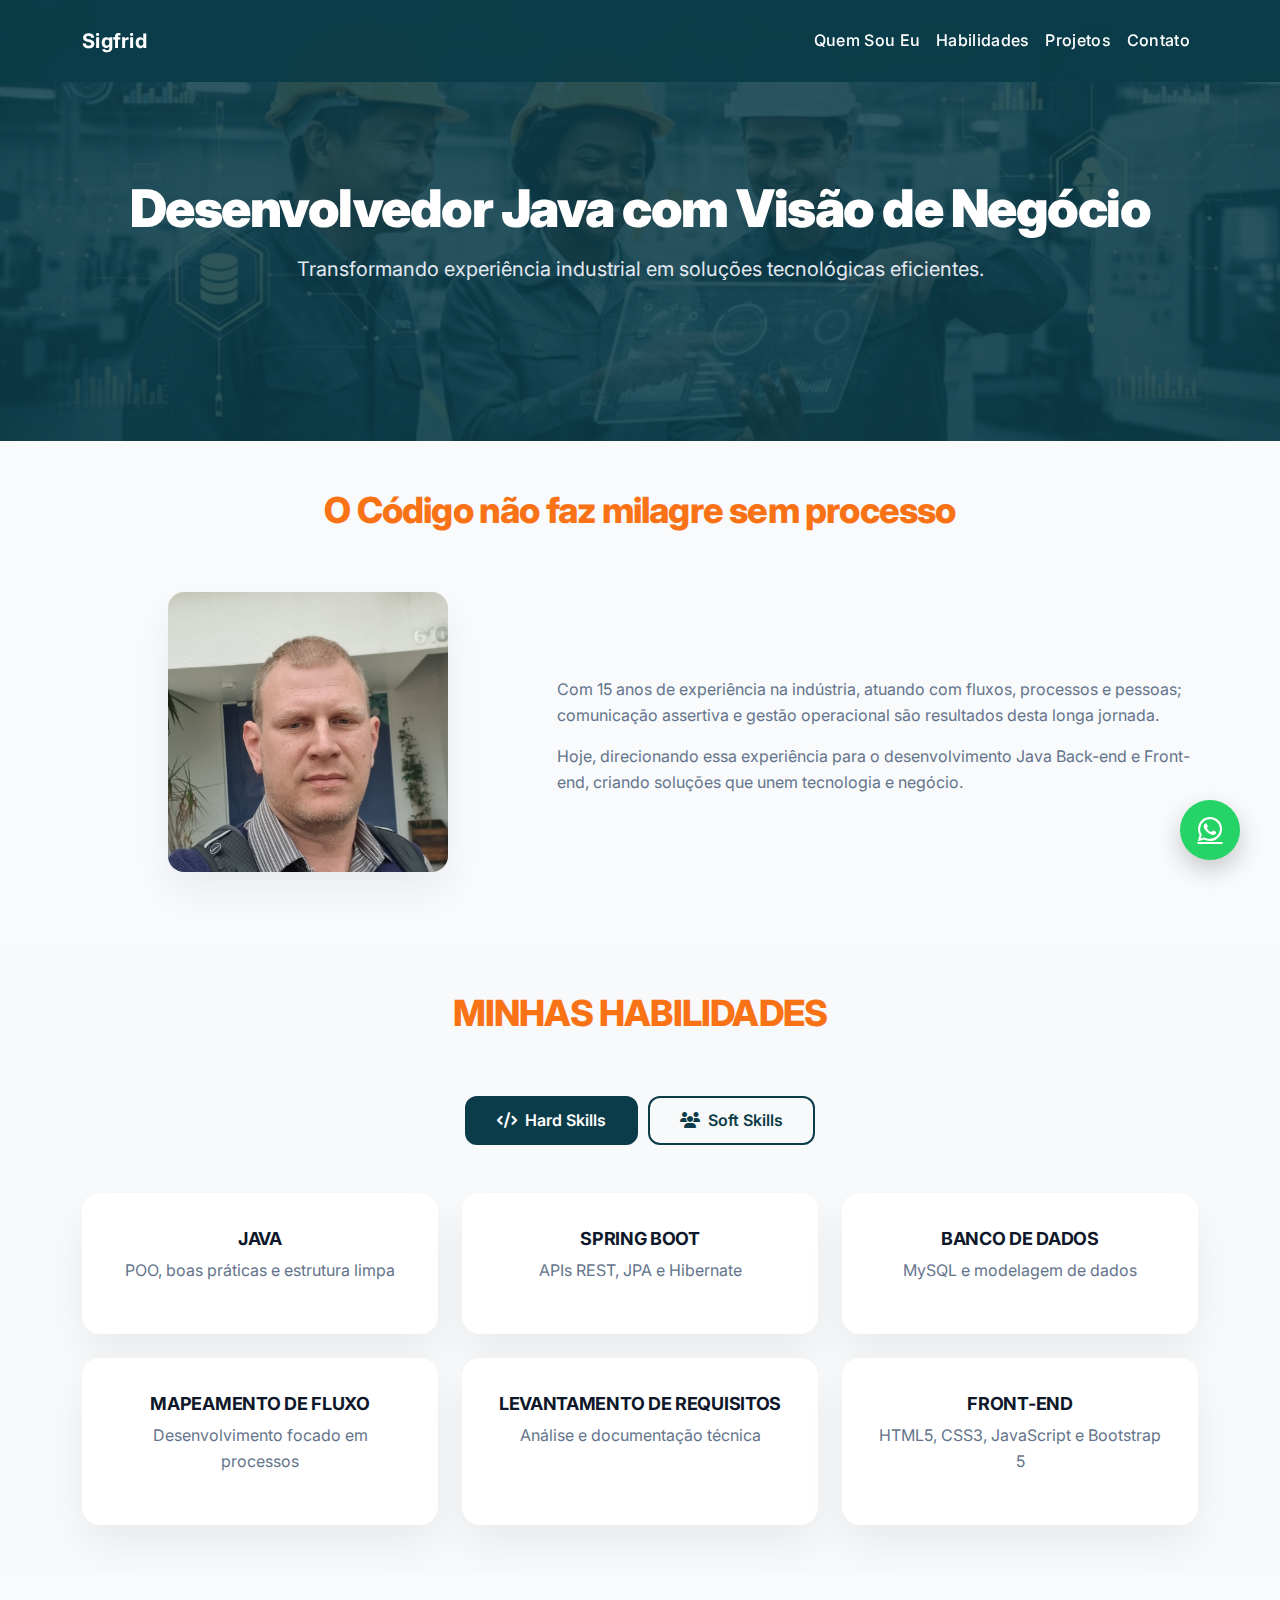
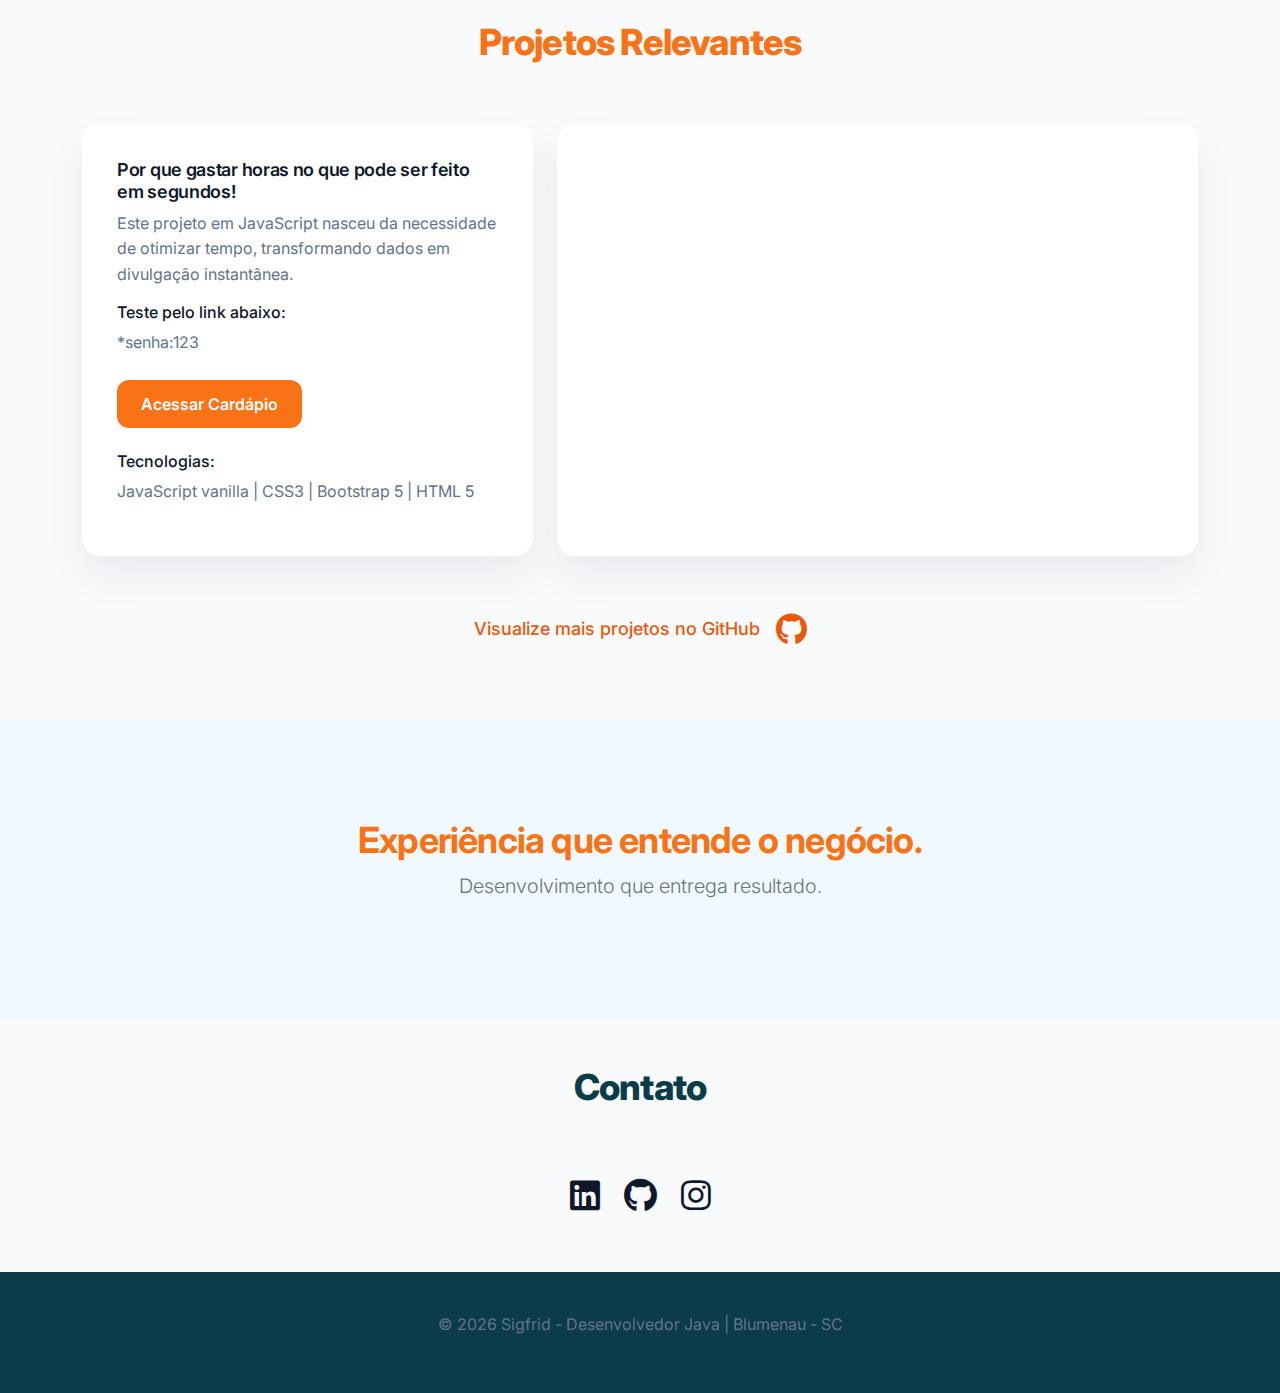
<file: index.html>
<!DOCTYPE html>
<html lang="pt-br">
<head>
<meta charset="UTF-8">
<meta name="viewport" content="width=device-width, initial-scale=1.0">
<title>Sigfrid | Desenvolvedor Java</title>

<link href="https://cdn.jsdelivr.net/npm/bootstrap@5.3.2/dist/css/bootstrap.min.css" rel="stylesheet">
<link href="https://fonts.googleapis.com/css2?family=Inter:wght@400;500;600;700;800;900&display=swap" rel="stylesheet">
<link rel="stylesheet" href="https://cdnjs.cloudflare.com/ajax/libs/font-awesome/6.5.0/css/all.min.css">
<link rel="icon" type="image/png" href="favicon.png">

<style>
:root{
  --primary:#0B3C49;
  --accent:#F97316;
  --dark:#0F172A;
  --muted:#64748B;
  --light:#F8FAFC;
  --card-shadow: 0 20px 40px rgba(15, 23, 42, 0.06);
}

*{
  margin:0;
  padding:0;
  box-sizing:border-box;
}

body{
  background:var(--light);
  color:var(--dark);
  scroll-behavior:smooth;
  font-family:'Inter', sans-serif;
  line-height:1.6;
  -webkit-font-smoothing: antialiased;
}

/* TIPOGRAFIA */
h1{ 
font-weight:900; 
font-size:52px; 
letter-spacing:-1.5px; 
line-height:1.1; 
}
h2{
 font-weight:800; 
 font-size:36px; 
 letter-spacing:-0.8px; 
 }
h5{
 font-weight:600; 
 font-size:18px; 
 letter-spacing:-0.3px; 
 }
p{ 
color:var(--muted); 
font-weight:400; 
font-size:16px; 
}

.section-title{ margin-bottom:60px; }
.title-orange{ color:var(--accent); }
.title-blue{ color:var(--primary); }

/* NAVBAR */
.navbar{
  background:rgba(11,60,73,0.95) !important;
  backdrop-filter: blur(10px);
  padding:20px 0;
  transition:0.3s;
}
.navbar a{
 color:white !important; 
 font-weight:500; 
 letter-spacing:0.3px; }

/* HERO */
.hero{
  background: linear-gradient(rgba(11,60,73,0.85), rgba(11,60,73,0.85)),
    url("src/imagem/hero-bg.jpg") center/cover no-repeat;
  color:white;
  padding:180px 0 140px 0;
}
.hero p{ 
color:#E2E8F0; 
font-size:20px; 
font-weight:400; 
}

/* PERFIL */
.profile-img{
  width:280px; height:280px;
  object-fit:cover; border-radius:16px;
  box-shadow:var(--card-shadow);
}

/* CARDS */
.custom-card{
  background:white; padding:35px;
  border-radius:18px; border:none;
  box-shadow:var(--card-shadow);
  transition:all 0.3s ease;
  height:100%;
}
.custom-card:hover{
  transform:translateY(-6px);
  box-shadow:0 25px 50px rgba(15,23,42,0.08);
}

/* ESTILO DAS ABAS (NOVO) */
.nav-pills .nav-link.btn-tab {
  background: transparent;
  color: var(--primary);
  border: 2px solid var(--primary);
  font-weight: 600;
  padding: 10px 30px;
  border-radius: 12px;
  transition: 0.3s;
  margin: 0 5px;
}
.nav-pills .nav-link.btn-tab.active {
  background: var(--primary) !important;
  color: white !important;
  border-color: var(--primary);
}
.nav-pills .nav-link.btn-tab:hover:not(.active) {
  background: rgba(11, 60, 73, 0.05);
}

/* BOTÕES E ICONES */
.btn-custom{
  background:var(--accent); 
  border:none;
  padding:12px 24px; 
  font-weight:600;
  border-radius:12px; 
  transition:0.3s; 
  color: white;
}
.btn-custom:hover{ 
background:#ea580c; 
transform:translateY(-2px); 
color: white;}

.github-projects-text{ 
font-weight:500; 
color:#ea580c; 
font-size:18px; 
}

.github-projects-icon{ 
color:#ea580c; 
font-size:32px; 
transition:0.3s; 
}
.github-projects-icon:hover{ 
color:var(--primary); 
transform:translateY(-3px); 
}

/* IMPACT & SOCIAL */
.impact-section{
 padding:100px 0; 
 background:#F0F9FF; 
 }
.impact-section h2{ 
color:var(--accent); 
font-weight:800; 
}

.social-icons a{ 
color:var(--dark); 
font-size:34px; 
transition:0.3s; 
margin: 0 10px; 
}
.social-icons a:hover{ 
color:var(--primary); 
transform:translateY(-3px); 
}

footer{
 background:var(--primary); 
 color:white; 
 padding:40px 0; 
 font-weight:500; }

/* WHATSAPP */
.whatsapp-float{
  position:fixed; 
  width:60px; 
  height:60px;
  bottom:40px; 
  right:40px;
  background:#25d366; 
  color:white;
  border-radius:50%; 
  display:flex;
  align-items:center; 
  justify-content:center;
  font-size:28px; 
  box-shadow:0 10px 25px rgba(0,0,0,0.2);
  transition:0.3s; 
  animation: vibrar 10s infinite;
  z-index: 1000;
}
@keyframes vibrar {
  0%, 90%, 100% { transform: scale(1); }
  92% { transform: scale(1.1) rotate(5deg); }
  94% { transform: scale(1.1) rotate(-5deg); }
  96% { transform: scale(1.1) rotate(5deg); }
  98% { transform: scale(1.1) rotate(-5deg); }
}

@media(max-width:768px){
  h1{ font-size:36px; }
  h2{ font-size:28px; }
  .hero{ padding:120px 0 100px 0; }
  .profile-img{ width:220px; height:220px; }
}
</style>
</head>
<body>

<nav class="navbar navbar-expand-lg fixed-top">
  <div class="container">
    <a class="navbar-brand fw-bold" href="#">Sigfrid</a>
    <button class="navbar-toggler" type="button" data-bs-toggle="collapse" data-bs-target="#navbarNav">
      <span class="navbar-toggler-icon"></span>
    </button>
    <div class="collapse navbar-collapse" id="navbarNav">
      <ul class="navbar-nav ms-auto">
        <li class="nav-item"><a class="nav-link" href="#quem-sou">Quem Sou Eu</a></li>
        <li class="nav-item"><a class="nav-link" href="#habilidades">Habilidades</a></li>
        <li class="nav-item"><a class="nav-link" href="#projetos">Projetos</a></li>
        <li class="nav-item"><a class="nav-link" href="#contato">Contato</a></li>
      </ul>
    </div>
  </div>
</nav>

<section id="hero" class="hero text-center">
  <div class="container">
    <h1>Desenvolvedor Java com Visão de Negócio</h1>
    <p class="lead mt-3">Transformando experiência industrial em soluções tecnológicas eficientes.</p>
  </div>
</section>

<section id="quem-sou" class="py-5">
  <div class="container">
    <h2 class="text-center section-title title-orange">O Código não faz milagre sem processo</h2>
    <div class="row align-items-center">
      <div class="col-lg-5 text-center mb-4">
        <img src="src/imagem/20250801_080840.jpg" class="profile-img" alt="Foto Sigfrid">
      </div>
      <div class="col-lg-7">
        <p>Com 15 anos de experiência na indústria, atuando com fluxos, processos e pessoas; comunicação assertiva e gestão operacional são resultados desta longa jornada.</p>
        <p>Hoje, direcionando essa experiência para o desenvolvimento Java Back-end e Front-end, criando soluções que unem tecnologia e negócio.</p>
      </div>
    </div>
  </div>
</section>

<section id="habilidades" class="py-5 bg-light">
  <div class="container">
    <h2 class="text-center section-title title-orange text-uppercase">Minhas Habilidades</h2>
    
    <ul class="nav nav-pills justify-content-center mb-5" id="pills-tab" role="tablist">
      <li class="nav-item" role="presentation">
        <button class="nav-link active btn-tab" id="pills-hard-tab" data-bs-toggle="pill" data-bs-target="#pills-hard" type="button" role="tab">
          <i class="fas fa-code me-2"></i>Hard Skills
        </button>
      </li>
      <li class="nav-item" role="presentation">
        <button class="nav-link btn-tab" id="pills-soft-tab" data-bs-toggle="pill" data-bs-target="#pills-soft" type="button" role="tab">
          <i class="fas fa-users me-2"></i>Soft Skills
        </button>
      </li>
    </ul>

    <div class="tab-content" id="pills-tabContent">
      <div class="tab-pane fade show active" id="pills-hard" role="tabpanel">
        <div class="row g-4">
          <div class="col-md-4"><div class="custom-card text-center"><h5 class="fw-bold">JAVA</h5><p>POO, boas práticas e estrutura limpa</p></div></div>
          <div class="col-md-4"><div class="custom-card text-center"><h5 class="fw-bold">SPRING BOOT</h5><p>APIs REST, JPA e Hibernate</p></div></div>
          <div class="col-md-4"><div class="custom-card text-center"><h5 class="fw-bold">BANCO DE DADOS</h5><p>MySQL e modelagem de dados</p></div></div>
          <div class="col-md-4"><div class="custom-card text-center"><h5 class="fw-bold">MAPEAMENTO DE FLUXO</h5><p>Desenvolvimento focado em processos</p></div></div>
          <div class="col-md-4"><div class="custom-card text-center"><h5 class="fw-bold">LEVANTAMENTO DE REQUISITOS</h5><p>Análise e documentação técnica</p></div></div>
          <div class="col-md-4"><div class="custom-card text-center"><h5 class="fw-bold">FRONT-END</h5><p>HTML5, CSS3, JavaScript e Bootstrap 5</p></div></div>
        </div>
      </div>
      <div class="tab-pane fade" id="pills-soft" role="tabpanel">
        <div class="row g-4">
          <div class="col-md-4"><div class="custom-card text-center"><h5 class="fw-bold">COMUNICAÇÃO</h5><p>Clareza técnica e alinhamento estratégico</p></div></div>
          <div class="col-md-4"><div class="custom-card text-center"><h5 class="fw-bold">RESOLUÇÃO DE PROBLEMAS</h5><p>Tornar simples o que é complexo</p></div></div>
          <div class="col-md-4"><div class="custom-card text-center"><h5 class="fw-bold">AUTODIDATA</h5><p>Busca constante por novas tecnologias</p></div></div>
          <div class="col-md-4"><div class="custom-card text-center"><h5 class="fw-bold">LIDERANÇA</h5><p>Engajamento de equipes em cenários críticos</p></div></div>
          <div class="col-md-4"><div class="custom-card text-center"><h5 class="fw-bold">EFICIÊNCIA OPERACIONAL</h5><p>Histórico de redução de erros em 85%</p></div></div>
          <div class="col-md-4"><div class="custom-card text-center"><h5 class="fw-bold">PENSAMENTO ANALÍTICO</h5><p>Organização lógica de fluxos</p></div></div>
        </div>
      </div>
    </div>
  </div>
</section>

<section id="projetos" class="py-5">
  <div class="container">
    <h2 class="text-center section-title title-orange">Projetos Relevantes</h2>
    <div class="row g-4">
      <div class="col-lg-5">
        <div class="custom-card">
          <h5>Por que gastar horas no que pode ser feito em segundos!</h5>
          <p>Este projeto em JavaScript nasceu da necessidade de otimizar tempo, transformando dados em divulgação instantânea.</p>
          <h6>Teste pelo link abaixo:</h6>
          <p>*senha:123</p>
          <a href="https://skleinschmidt.github.io/Cardapio_Duda/" target="_blank" class="btn btn-custom mt-2">Acessar Cardápio</a>
          <h6 class="mt-4">Tecnologias:</h6>
          <p>JavaScript vanilla | CSS3 | Bootstrap 5 | HTML 5</p>
        </div>
      </div>
      <div class="col-lg-7">
        <div class="custom-card">
          <div class="ratio ratio-16x9">
            <iframe src="https://www.youtube.com/embed/37t1nmFOni4" title="Demonstração" allowfullscreen></iframe>
          </div>
        </div>
      </div>
    </div>
    <div class="text-center mt-5">
      <p class="lead github-projects-text d-flex justify-content-center align-items-center flex-wrap gap-3">
        Visualize mais projetos no GitHub
        <a href="https://github.com/SKleinschmidt" target="_blank" class="github-projects-icon"><i class="fab fa-github"></i></a>
      </p>
    </div>
  </div>
</section>

<section id="impact" class="impact-section text-center">
  <div class="container">
    <h2 class="fw-bold">Experiência que entende o negócio.</h2>
    <p class="lead text-secondary">Desenvolvimento que entrega resultado.</p>
  </div>
</section>

<section id="contato" class="py-5 text-center">
  <div class="container">
    <h2 class="section-title title-blue">Contato</h2>
    <div class="social-icons">
      <a href="https://www.linkedin.com/in/sigfrid-kleinschmidt-91a49295/" target="_blank"><i class="fab fa-linkedin"></i></a>
      <a href="https://github.com/SKleinschmidt" target="_blank"><i class="fab fa-github"></i></a>
      <a href="https://www.instagram.com/sigfrid_kleinschmidt" target="_blank"><i class="fab fa-instagram"></i></a>
    </div>
  </div>
</section>

<footer>
  <div class="container text-center">
    <p>© 2026 Sigfrid - Desenvolvedor Java | Blumenau - SC</p>
  </div>
</footer>

<a href="https://wa.me/5547991884420" class="whatsapp-float" target="_blank">
  <i class="fab fa-whatsapp"></i>
</a>

<script src="https://cdn.jsdelivr.net/npm/bootstrap@5.3.2/dist/js/bootstrap.bundle.min.js"></script>

</body>
</html>
</file>
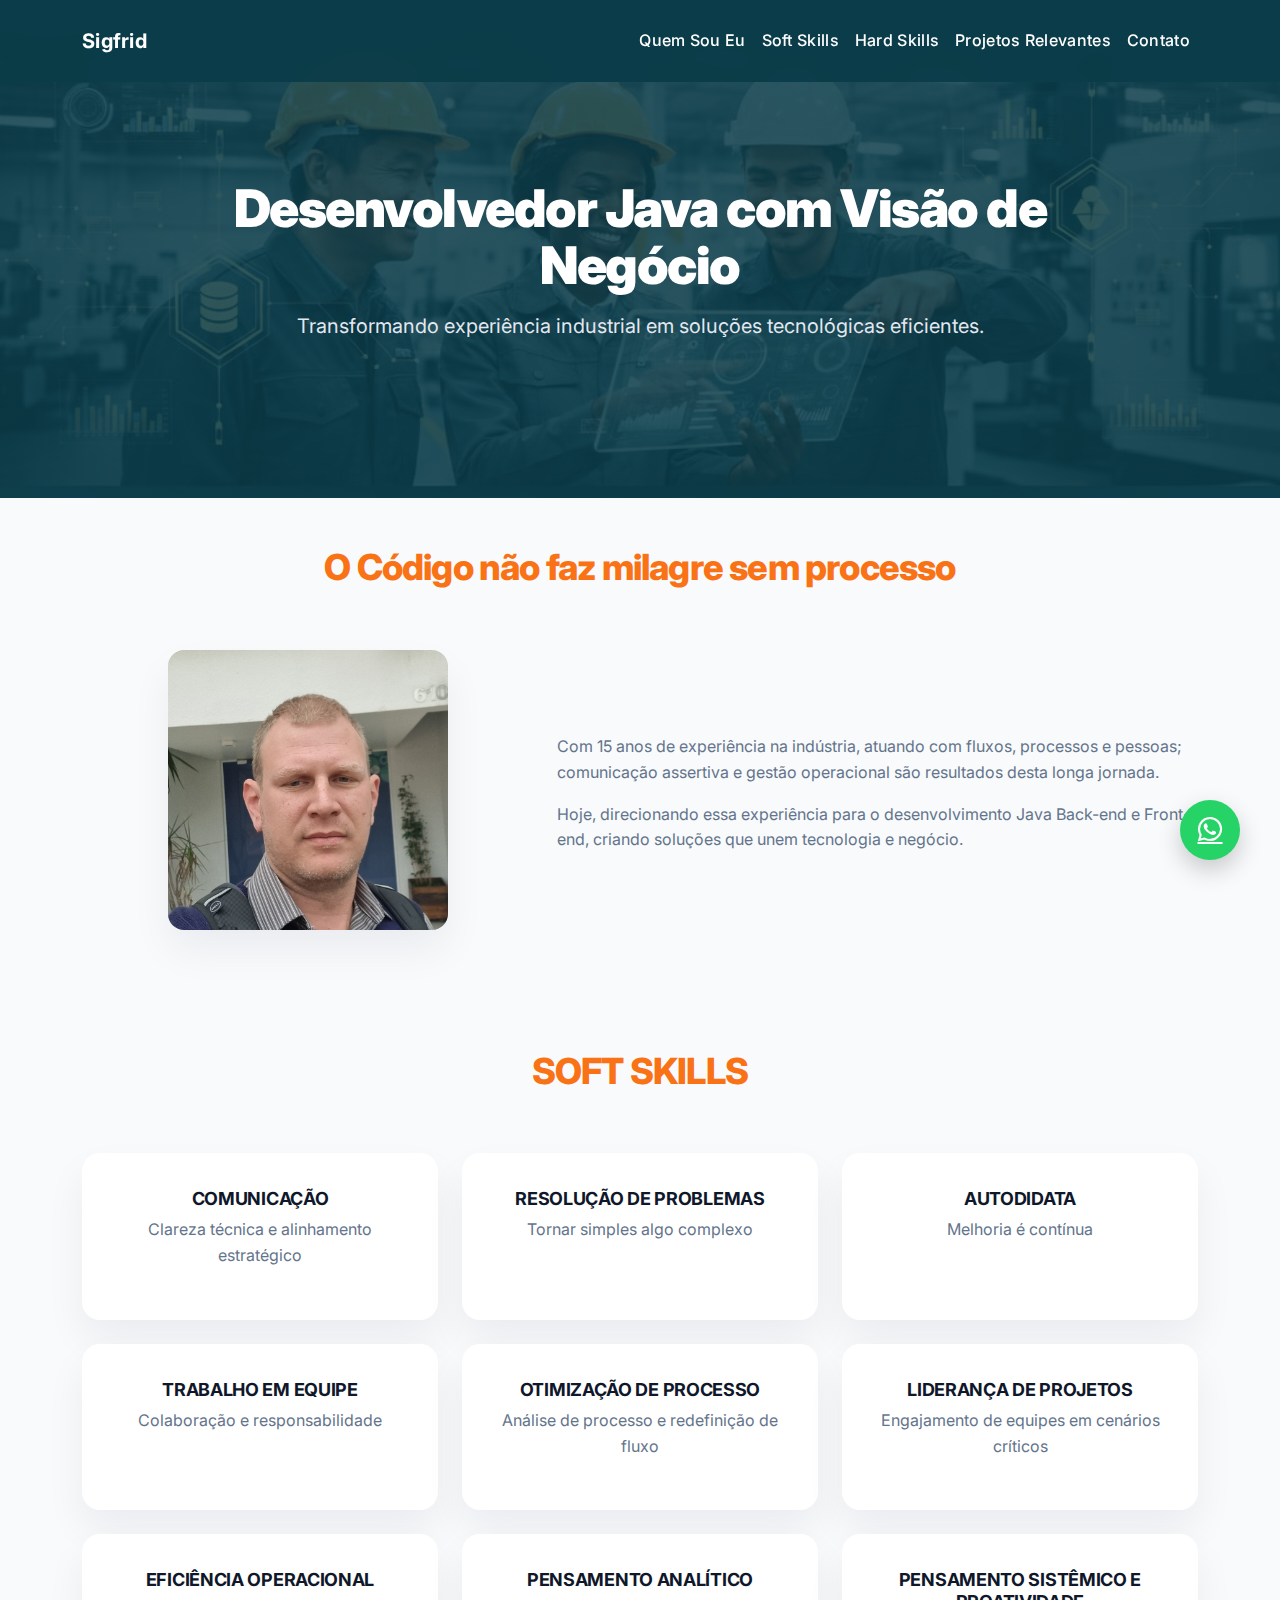
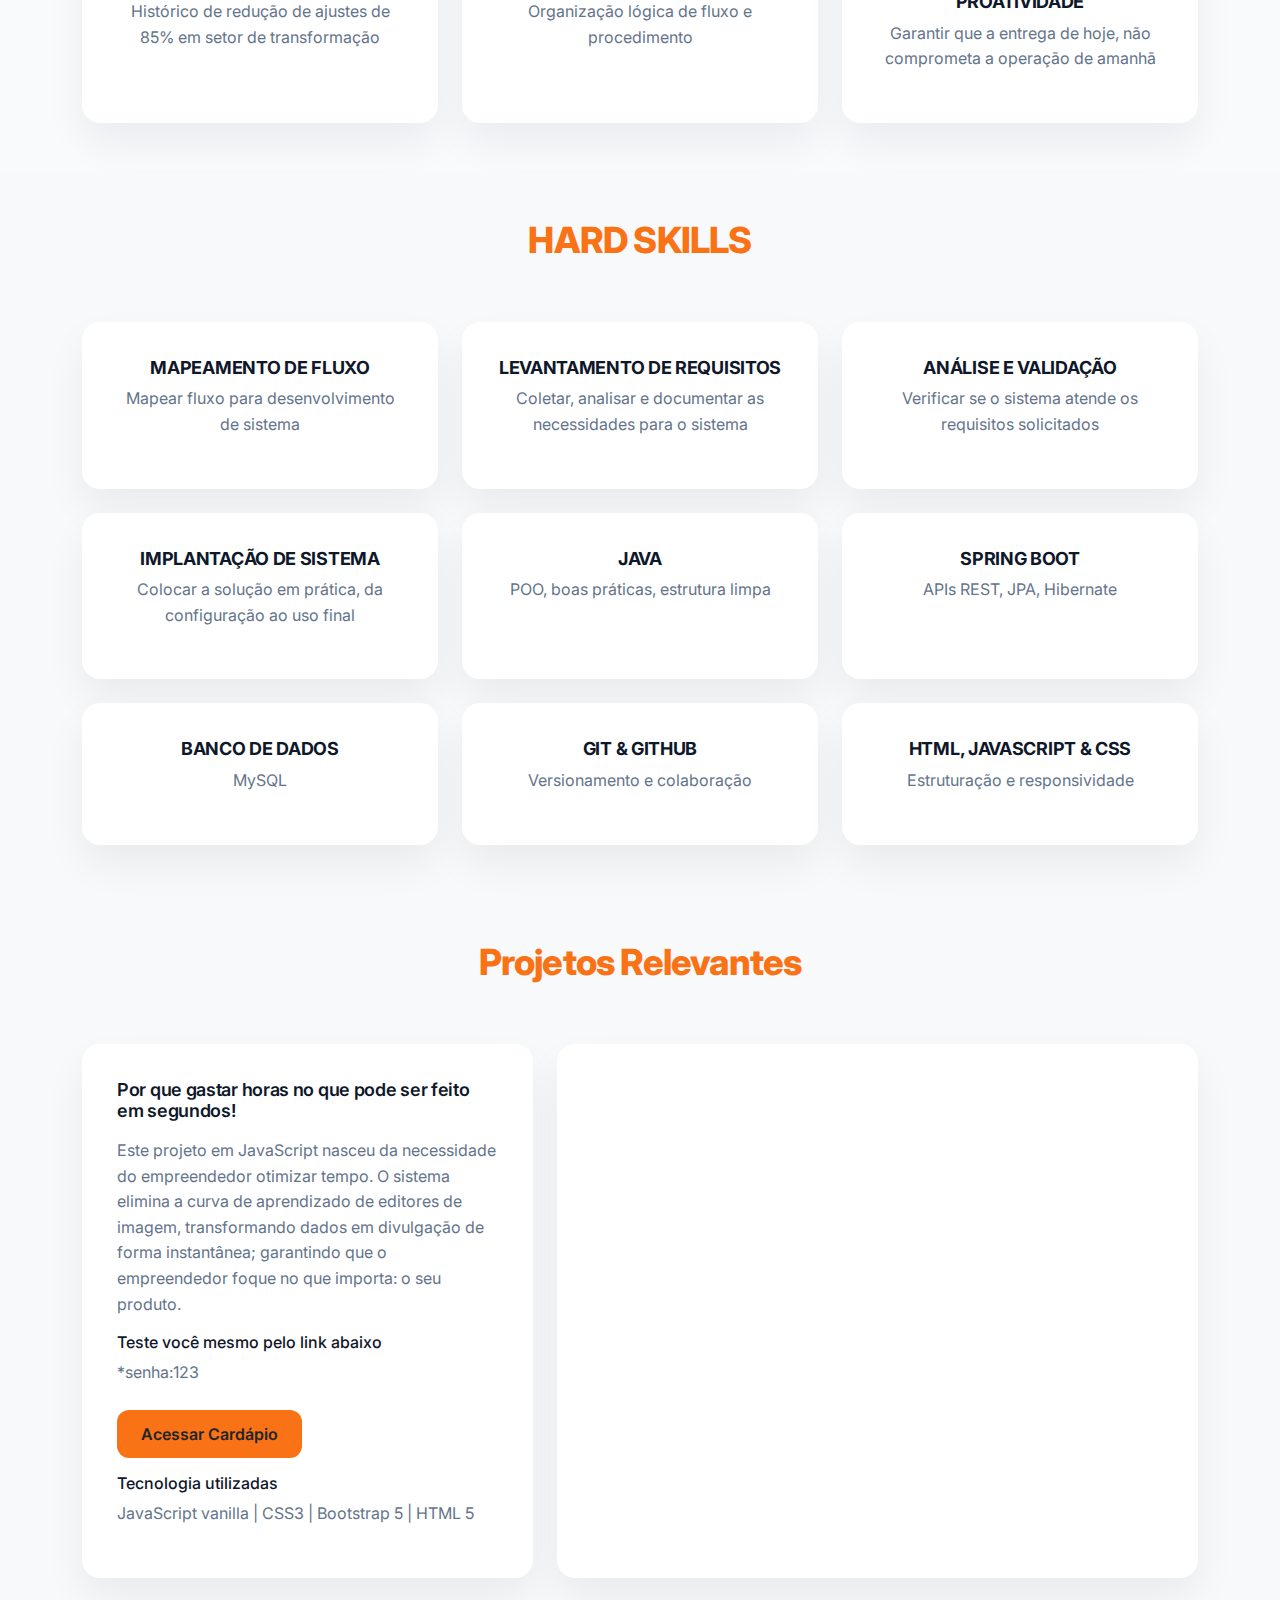
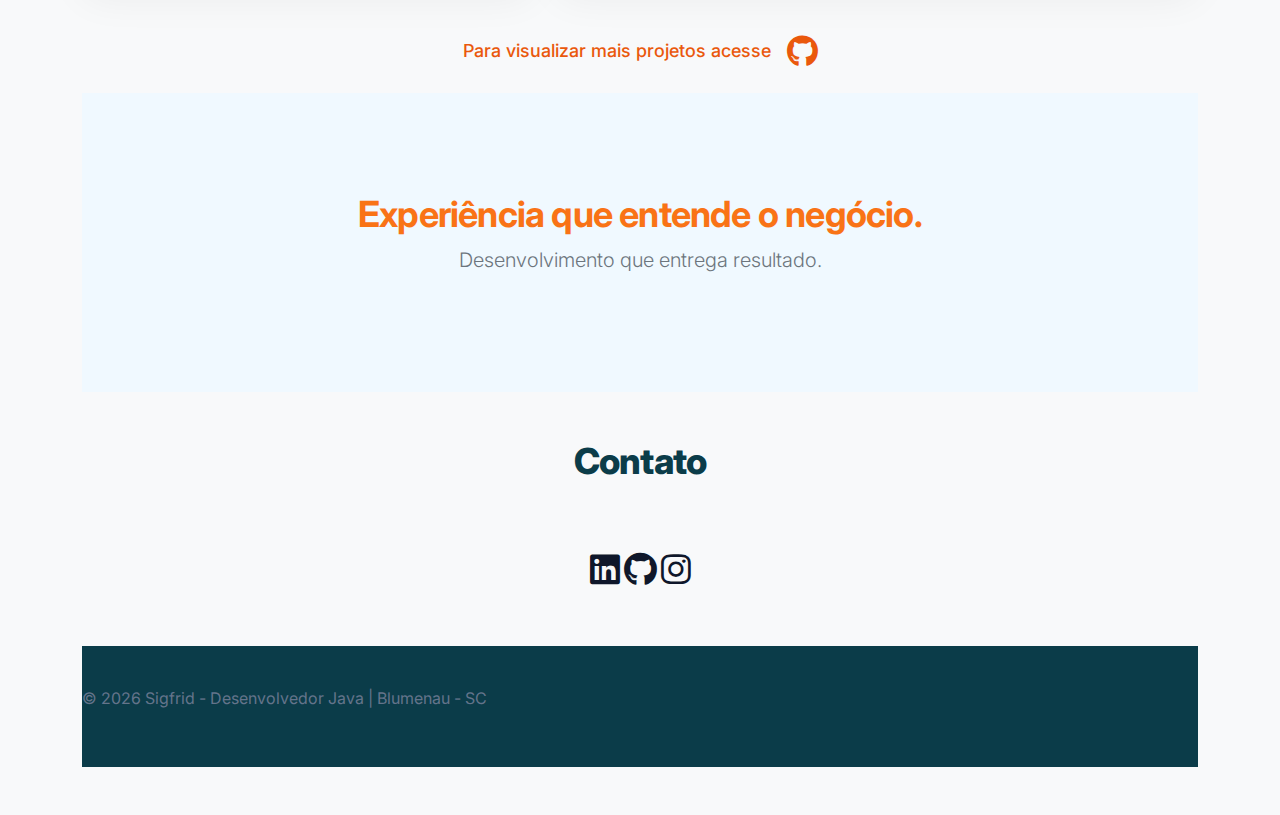
<file: cop_copy.html>
<!DOCTYPE html>
<html lang="pt-br">
<head>
<meta charset="UTF-8">
<meta name="viewport" content="width=device-width, initial-scale=1.0">
<title>Sigfrid | Desenvolvedor Java</title>

<link href="https://cdn.jsdelivr.net/npm/bootstrap@5.3.2/dist/css/bootstrap.min.css" rel="stylesheet">
<link href="https://fonts.googleapis.com/css2?family=Inter:wght@400;500;600;700;800;900&display=swap" rel="stylesheet">
<link rel="stylesheet" href="https://cdnjs.cloudflare.com/ajax/libs/font-awesome/6.5.0/css/all.min.css">
<link rel="icon" type="image/png" href="favicon.png">

<style>

:root{
  --primary:#0B3C49;
  --accent:#F97316;
  --dark:#0F172A;
  --muted:#64748B;
  --light:#F8FAFC;
  --card-shadow: 0 20px 40px rgba(15, 23, 42, 0.06);
}

*{
  margin:0;
  padding:0;
  box-sizing:border-box;
}

body{
  background:var(--light);
  color:var(--dark);
  scroll-behavior:smooth;
  font-family:'Inter', sans-serif;
  line-height:1.6;
  -webkit-font-smoothing: antialiased;
}

/* TIPOGRAFIA PREMIUM */

h1{
  font-weight:900;
  font-size:52px;
  letter-spacing:-1.5px;
  line-height:1.1;
}

h2{
  font-weight:800;
  font-size:36px;
  letter-spacing:-0.8px;
}

h5{
  font-weight:600;
  font-size:18px;
  letter-spacing:-0.3px;
}

p{
  color:var(--muted);
  font-weight:400;
  font-size:16px;
}

.section-title{
  margin-bottom:60px;
}

.title-orange{
  color:var(--accent);
}

.title-blue{
  color:var(--primary);
}

/* NAVBAR PREMIUM */

.navbar{
  background:rgba(11,60,73,0.95) !important;
  backdrop-filter: blur(10px);
  padding:20px 0;
  transition:0.3s;
}

.navbar a{
  color:white !important;
  font-weight:500;
  letter-spacing:0.3px;
}

/* HERO */

.hero{
  background:
    linear-gradient(rgba(11,60,73,0.85), rgba(11,60,73,0.85)),
    url("src/imagem/hero-bg.jpg") center/cover no-repeat;
  color:white;
  padding:180px 0 140px 0;
}

.hero .container{
  max-width:850px;
}

.hero p{
  color:#E2E8F0;
  font-size:20px;
  font-weight:400;
}

/* IMAGEM */

.profile-img{
  width:280px;
  height:280px;
  object-fit:cover;
  border-radius:16px;
  box-shadow:var(--card-shadow);
}

/* CARDS PREMIUM */

.custom-card{
  background:white;
  padding:35px;
  border-radius:18px;
  border:none;
  box-shadow:var(--card-shadow);
  transition:all 0.3s ease;
  height:100%;
}

.custom-card:hover{
  transform:translateY(-6px);
  box-shadow:0 25px 50px rgba(15,23,42,0.08);
}

/* BOTÃO */

.btn-custom{
  background:var(--accent);
  border:none;
  padding:12px 24px;
  font-weight:600;
  border-radius:12px;
  transition:0.3s;
}

.btn-custom:hover{
  background:#ea580c;
  transform:translateY(-2px);
}
/* GITHUB - SEÇÃO PROJETOS */

.github-projects-text{
  font-weight:500;
  color:#ea580c;
  font-size:18px;
}

.github-projects-icon{
  color:#ea580c;
  font-size:32px;
  transition:all 0.3s ease;
}

.github-projects-icon:hover{
  color:var(--primary);
  transform:translateY(-3px) scale(1.05);
}

/* IMPACT SECTION */

.impact-section{
  padding:100px 0;
  background:#F0F9FF;
}

.impact-section h2{
  color:var(--accent);
  font-weight:800;
}

.impact-section p{
  font-size:20px;
}

/* SOCIAL */

.social-icons a,
.github-link{
  color:var(--dark);
  font-size:34px;
  transition:0.3s;
}

.social-icons a:hover,
.github-link:hover{
  color:var(--primary);
  transform:translateY(-3px);
}

/* FOOTER */

footer{
  background:var(--primary);
  color:white;
  padding:40px 0;
  font-weight:500;
}

/* WHATSAPP */

.whatsapp-float{
  position:fixed;
  width:60px;
  height:60px;
  bottom:40px;
  right:40px;
  background:#25d366;
  color:white;
  border-radius:50%;
  display:flex;
  align-items:center;
  justify-content:center;
  font-size:28px;
  box-shadow:0 10px 25px rgba(0,0,0,0.2);
  transition:0.3s;
  animation: vibrar 10s infinite;
}

.whatsapp-float:hover{
  background:#128c7e;
  animation: none; 
  
}
@keyframes vibrar {
  0%, 90%, 100% { transform: scale(1); }
  92% { transform: scale(1.1) rotate(5deg); }
  94% { transform: scale(1.1) rotate(-5deg); }
  96% { transform: scale(1.1) rotate(5deg); }
  98% { transform: scale(1.1) rotate(-5deg); }
  }

/* RESPONSIVO */

@media(max-width:768px){

  h1{
    font-size:36px;
  }

  h2{
    font-size:28px;
  }

  .hero{
    padding:120px 0 100px 0;
  }

  .profile-img{
    width:220px;
    height:220px;
  }
}
</style>
</head>
<body>

<!-- NAVBAR -->
<nav class="navbar navbar-expand-lg fixed-top">
  <div class="container">
    <a class="navbar-brand fw-bold" href="#">Sigfrid</a>
    <button class="navbar-toggler" type="button" data-bs-toggle="collapse" data-bs-target="#navbarNav" aria-controls="navbarNav" aria-expanded="false" aria-label="Toggle navigation">
      <span class="navbar-toggler-icon"></span>
    </button>
    <div class="collapse navbar-collapse" id="navbarNav">
      <ul class="navbar-nav ms-auto">
        <li class="nav-item"><a class="nav-link" href="#quem-sou">Quem Sou Eu</a></li>
        <li class="nav-item"><a class="nav-link" href="#soft-skills">Soft Skills</a></li>
        <li class="nav-item"><a class="nav-link" href="#hard-skills">Hard Skills</a></li>
        <li class="nav-item"><a class="nav-link" href="#projetos">Projetos Relevantes</a></li>
        <li class="nav-item"><a class="nav-link" href="#contato">Contato</a></li>
      </ul>
    </div>
  </div>
</nav>

<!-- HERO -->
<section id="hero" class="hero text-center">
  <div class="container">
    <h1>Desenvolvedor Java com Visão de Negócio</h1>
    <p class="lead mt-3">
      Transformando experiência industrial em soluções tecnológicas eficientes.
    </p>
  </div>
</section>

<!-- QUEM SOU EU -->
<section id="quem-sou" class="py-5">
  <div class="container">
    <h2 class="text-center section-title title-orange">O Código não faz milagre sem processo</h2>
    <div class="row align-items-center">
      <div class="col-lg-5 text-center mb-4">
        <img src="src/imagem/20250801_080840.jpg" class="profile-img" alt="Foto Sigfrid">
      </div>
      <div class="col-lg-7">
        <p>Com 15 anos de experiência na indústria, atuando com fluxos, processos e pessoas; comunicação assertiva e gestão operacional são resultados desta longa jornada.</p>
        <p>Hoje, direcionando essa experiência para o desenvolvimento Java Back-end e Front-end, criando soluções que unem tecnologia e negócio.</p>
      </div>
    </div>
  </div>
</section>

<!-- SOFT SKILLS -->
<section id="soft-skills" class="py-5">
  <div class="container">
    <h2 class="text-center section-title title-orange text-uppercase">Soft Skills</h2>
    <div class="row g-4">
      <div class="col-md-4">
        <div class="custom-card text-center">
          <h5 class="text-uppercase fw-bold">Comunicação</h5>
          <p>Clareza técnica e alinhamento estratégico</p>
        </div>
      </div>
      <div class="col-md-4">
        <div class="custom-card text-center">
          <h5 class="text-uppercase fw-bold">Resolução de Problemas</h5>
          <p>Tornar simples algo complexo</p>
        </div>
      </div>
      <div class="col-md-4">
        <div class="custom-card text-center">
          <h5 class="text-uppercase fw-bold">Autodidata</h5>
          <p>Melhoria é contínua</p>
        </div>
      </div>
      <div class="col-md-4">
        <div class="custom-card text-center">
          <h5 class="text-uppercase fw-bold">Trabalho em Equipe</h5>
          <p>Colaboração e responsabilidade</p>
        </div>
      </div>
      <div class="col-md-4">
        <div class="custom-card text-center">
            <h5 class="text-uppercase fw-bold">Otimização de Processo</h5>
            <p>Análise de processo e redefinição de fluxo</p>
        </div>
      </div>
      <div class="col-md-4">
        <div class="custom-card text-center">
          <h5 class="text-uppercase fw-bold">Liderança de Projetos</h5>
          <p>Engajamento de equipes em cenários críticos</p>
        </div>
      </div>
      <div class="col-md-4">
        <div class="custom-card text-center">
          <h5 class="text-uppercase fw-bold">Eficiência Operacional</h5>
          <p>Histórico de redução de ajustes de 85% em setor de transformação</p>
        </div>
      </div>
      <div class="col-md-4">
        <div class="custom-card text-center">
          <h5 class="text-uppercase fw-bold">Pensamento Analítico</h5>
          <p>Organização lógica de fluxo e procedimento</p>
        </div>
      </div>
      <div class="col-md-4">
        <div class="custom-card text-center">
          <h5 class="text-uppercase fw-bold">Pensamento Sistêmico e Proatividade</h5>
          <p>Garantir que a entrega de hoje, não comprometa a operação de amanhã</p>
        </div>
      </div>
      
    </div>
  </div>
</section>

<!-- HARD SKILLS -->
<section id="hard-skills" class="py-5 bg-light">
  <div class="container">
    <h2 class="text-center section-title title-orange text-uppercase">Hard Skills</h2>
    <div class="row g-4">
        <div class="col-md-4">
        <div class="custom-card text-center">
          <h5 class="text-uppercase fw-bold">Mapeamento de Fluxo</h5>
          <p>Mapear fluxo para desenvolvimento de sistema</p>
        </div>
      </div>
      <div class="col-md-4">
        <div class="custom-card text-center">
          <h5 class="text-uppercase fw-bold">Levantamento de Requisitos</h5>
          <p>Coletar, analisar e documentar as necessidades para o sistema </p>
        </div>
      </div>
      <div class="col-md-4">
        <div class="custom-card text-center">
          <h5 class="text-uppercase fw-bold">Análise e Validação</h5>
          <p>Verificar se o sistema atende os requisitos solicitados</p>
        </div>
      </div>
      <div class="col-md-4">
        <div class="custom-card text-center">
          <h5 class="text-uppercase fw-bold">Implantação de Sistema</h5>
          <p>Colocar a solução em prática, da configuração ao uso final</p>
        </div>
      </div>
      <div class="col-md-4">
        <div class="custom-card text-center">
          <h5 class="text-uppercase fw-bold">Java</h5>
          <p>POO, boas práticas, estrutura limpa</p>
        </div>
      </div>
      <div class="col-md-4">
        <div class="custom-card text-center">
          <h5 class="text-uppercase fw-bold">Spring Boot</h5>
          <p>APIs REST, JPA, Hibernate</p>
        </div>
      </div>
      <div class="col-md-4">
        <div class="custom-card text-center">
          <h5 class="text-uppercase fw-bold">Banco de Dados</h5>
          <p>MySQL</p>
        </div>
      </div>
      <div class="col-md-4">
        <div class="custom-card text-center">
          <h5 class="text-uppercase fw-bold">Git & GitHub</h5>
          <p>Versionamento e colaboração</p>
        </div>
      </div>
      <div class="col-md-4">
        <div class="custom-card text-center">
          <h5 class="text-uppercase fw-bold">HTML, JavaScript & CSS</h5>
          <p>Estruturação e responsividade</p>
        </div>
      </div>
    </div>
  </div>
</section>

<!-- PROJETOS RELEVANTES -->
<section id="projetos" class="py-5 bg-light">
  <div class="container">
    <h2 class="text-center section-title title-orange">Projetos Relevantes</h2>
    <div class="row g-4">
      <div class="col-lg-5">
        <div class="custom-card">
          <h5>Por que gastar horas no que pode ser feito em segundos! </h5>
          <p></p>
          <p>Este projeto em JavaScript nasceu da necessidade do empreendedor otimizar tempo.
            O sistema elimina a curva de aprendizado de editores de imagem, transformando dados em divulgação de forma instantânea;
            garantindo que o empreendedor foque no que importa: o seu produto.
          </p>
          <p></p>
          <h6>Teste você mesmo pelo link abaixo</h6>
          <p>*senha:123</p>
          <a href="https://skleinschmidt.github.io/Cardapio_Duda/" target="_blank" 
          class="btn btn-custom mt-2">Acessar Cardápio</a>
          <p></p>

          <h6>Tecnologia utilizadas</h6>
          <p>JavaScript vanilla | CSS3 | Bootstrap 5 | HTML 5</p>
        </div>
      </div>
      <div class="col-lg-7">
        <div class="custom-card">
          <div class="ratio ratio-16x9">
            <iframe src="https://www.youtube.com/embed/37t1nmFOni4"
             title="Demonstração da Aplicação" allow="accelerometer; autoplay; clipboard-write; encrypted-media; gyroscope; picture-in-picture"
             allowfullscreen>
              </iframe>
          </div>
        </div>
      </div>
    </div>

   <!-- Link GitHub Projetos -->
<div class="text-center mt-5">
  <p class="lead github-projects-text d-flex justify-content-center align-items-center flex-wrap gap-3">
    Para visualizar mais projetos acesse
    <a href="https://github.com/SKleinschmidt" 
       target="_blank" 
       class="github-projects-icon"
       aria-label="GitHub Projetos">
      <i class="fab fa-github"></i>
    </a>
  </p>
</div>
<!-- FRASE IMPACTO -->
<section id="impact" class="impact-section text-center">
  <div class="container">
    <h2 class="fw-bold">Experiência que entende o negócio.</h2>
    <p class="lead text-secondary">Desenvolvimento que entrega resultado.</p>
  </div>
</section>

<!-- CONTATO -->
<section id="contato" class="py-5 text-center">
  <div class="container">
    <h2 class="section-title title-blue">Contato</h2>
    <div class="social-icons">
      <a href="https://www.linkedin.com/in/sigfrid-kleinschmidt-91a49295/" target="_blank" rel="noopener noreferrer"><i class="fab fa-linkedin"></i></a>
      <a href="https://github.com/SKleinschmidt" target="_blank" rel="noopener noreferrer"><i class="fab fa-github"></i></a>
      <a href="https://www.instagram.com/sigfrid_kleinschmidt" target="_blank" rel="noopener noreferrer"><i class="fab fa-instagram"></i></a>
    </div>
  </div>
</section>

<footer>
  <p>© 2026 Sigfrid - Desenvolvedor Java | Blumenau - SC</p>
</footer>

<a href="https://wa.me/5547991884420" class="whatsapp-float"target="_blank" rel="noopener noreferrer">
  <i class="fab fa-whatsapp"></i>
</a>


<script src="https://cdn.jsdelivr.net/npm/bootstrap@5.3.2/dist/js/bootstrap.bundle.min.js"></script>

</body>
</html>
</file>
